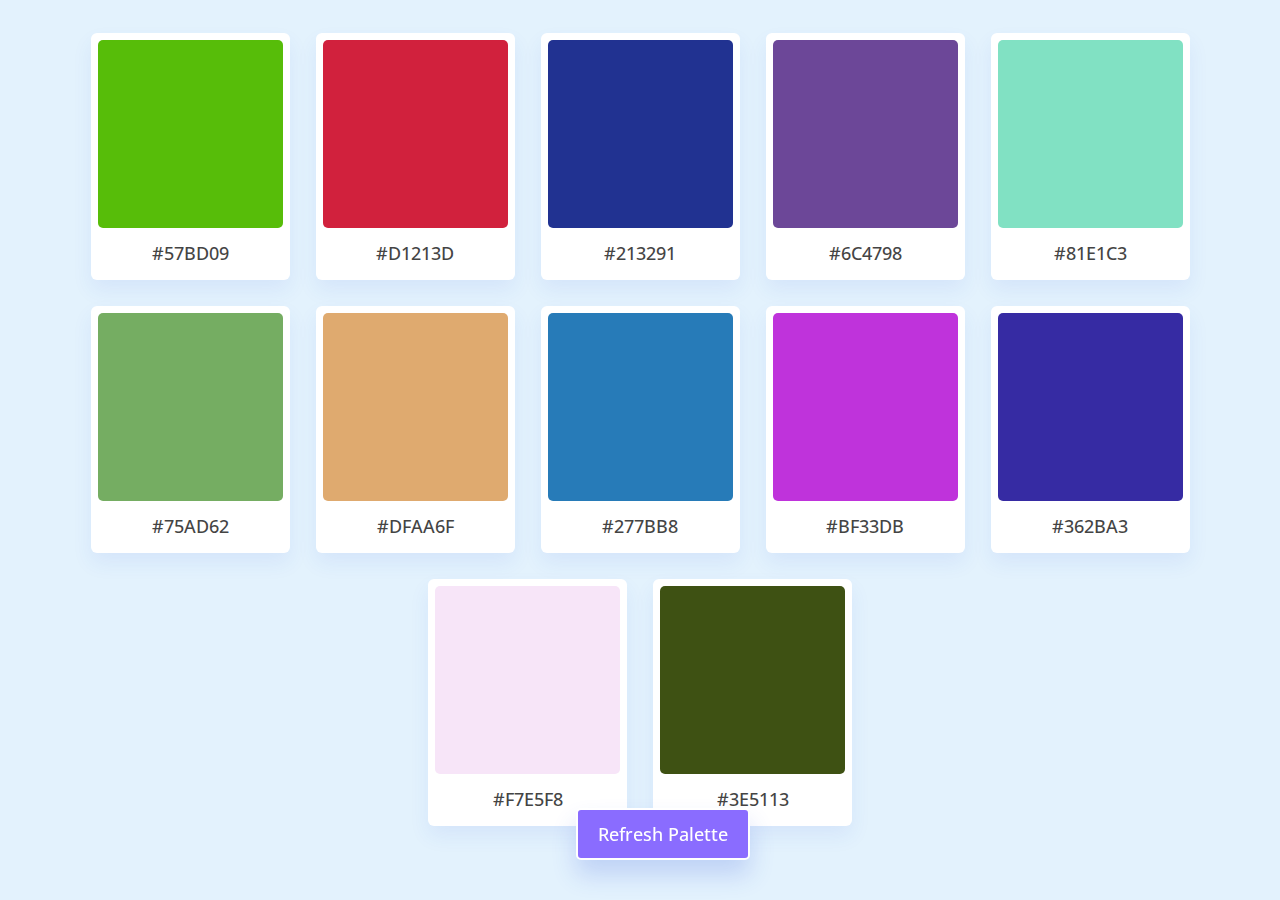
<file: create-random-color-palette/index.html>
<!DOCTYPE html>
<html lang="en">
  <head>
    <meta charset="UTF-8" />
    <meta http-equiv="X-UA-Compatible" content="IE=edge" />
    <meta name="viewport" content="width=device-width, initial-scale=1.0" />
    <title>Color Palette Generator | Ashfak Hossain</title>
    <link rel="stylesheet" href="/create-random-color-palette/styles.css" />
  </head>
  <body>
    <ul class="container"></ul>
    <button class="refresh-btn">Refresh Palette</button>

    <script src="/create-random-color-palette/app.js"></script>
  </body>
</html>
</file>
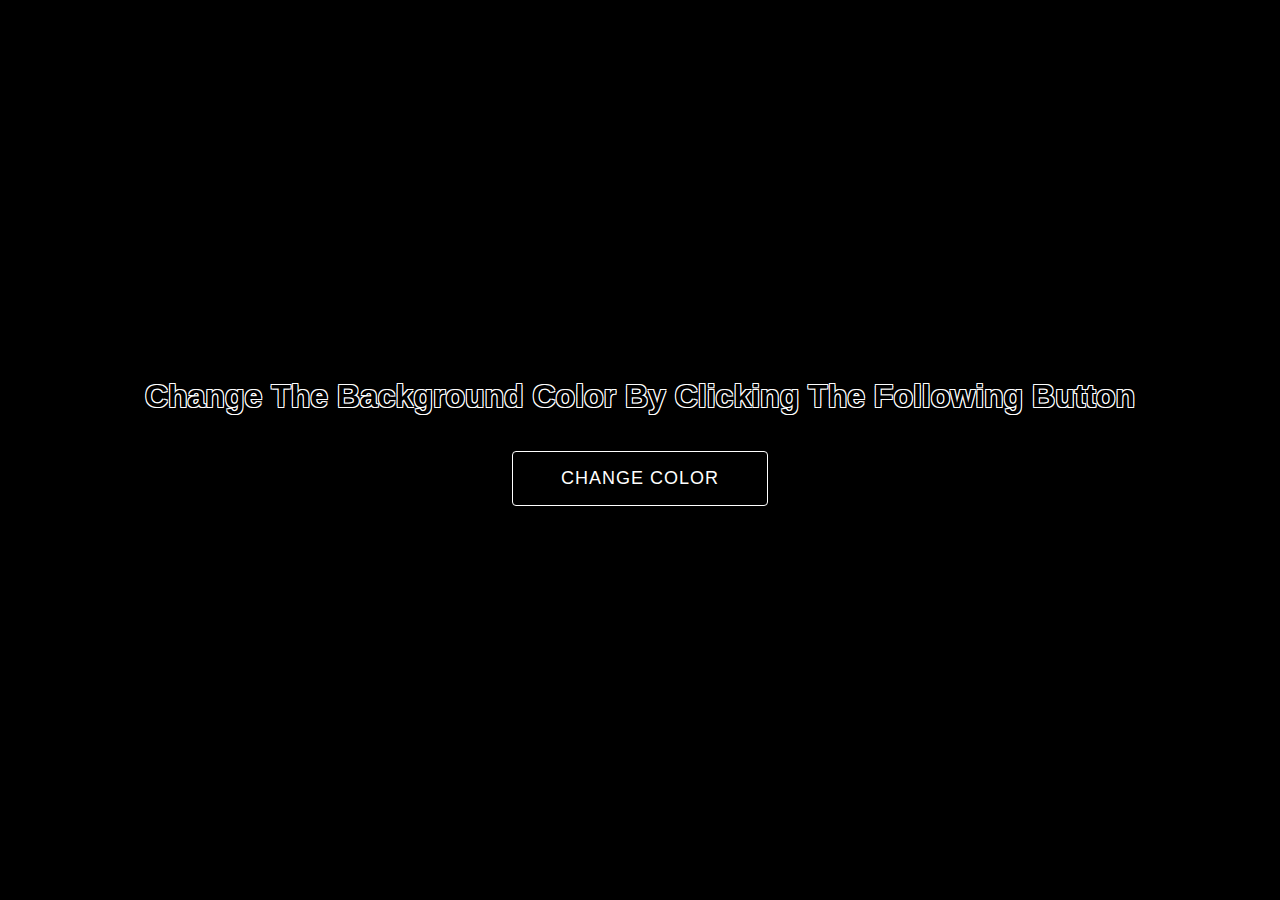
<file: Project-1_Change-the-background-color/index.html>
<!DOCTYPE html>
<html lang="en">
  <head>
    <meta charset="UTF-8" />
    <meta http-equiv="X-UA-Compatible" content="IE=edge" />
    <meta name="viewport" content="width=device-width, initial-scale=1.0" />
    <title>Color Changer</title>
    <link
      rel="stylesheet"
      href="/Project-1_Change-the-background-color/styles.css"
    />
  </head>
  <body>
    <div class="container" id="root">
      <h1>Change The Background Color By Clicking The Following Button</h1>

      <button id="change-btn">Change Color</button>
    </div>

    <script src="/Project-1_Change-the-background-color/app.js"></script>
  </body>
</html>
</file>
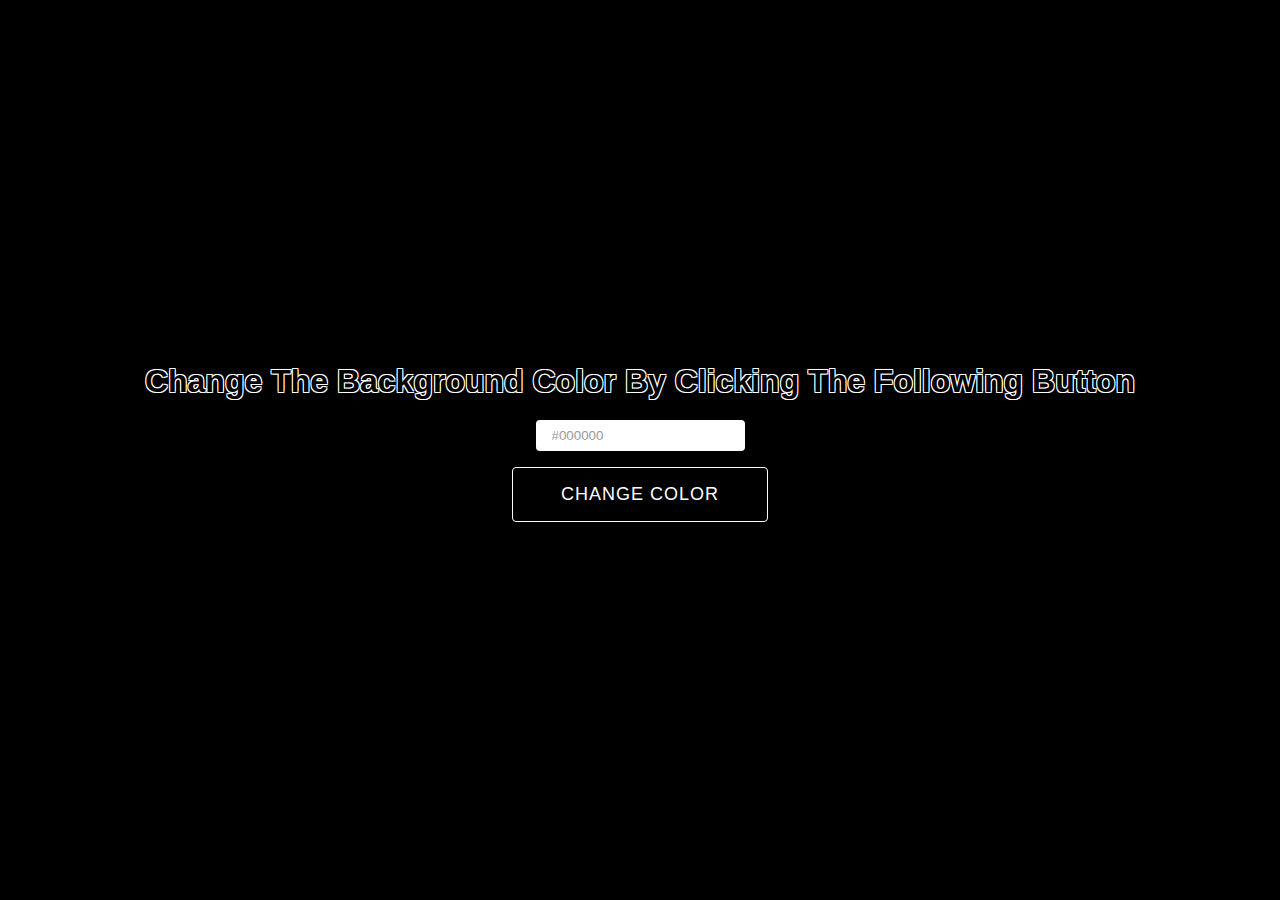
<file: Project-2_change-the-bg-color-and-show-the-hexaCode/index.html>
<!DOCTYPE html>
<html lang="en">
  <head>
    <meta charset="UTF-8" />
    <meta http-equiv="X-UA-Compatible" content="IE=edge" />
    <meta name="viewport" content="width=device-width, initial-scale=1.0" />
    <title>Color Changer</title>
    <link
      rel="stylesheet"
      href="/Project-2_change-the-bg-color-and-show-the-hexaCode/styles.css"
    />
  </head>
  <body>
    <div class="container" id="root">
      <h1>Change The Background Color By Clicking The Following Button</h1>

      <input type="text" disabled value="#000000" id="output" />

      <button id="change-btn">Change Color</button>
    </div>

    <script src="/Project-2_change-the-bg-color-and-show-the-hexaCode/app.js"></script>
  </body>
</html>
</file>
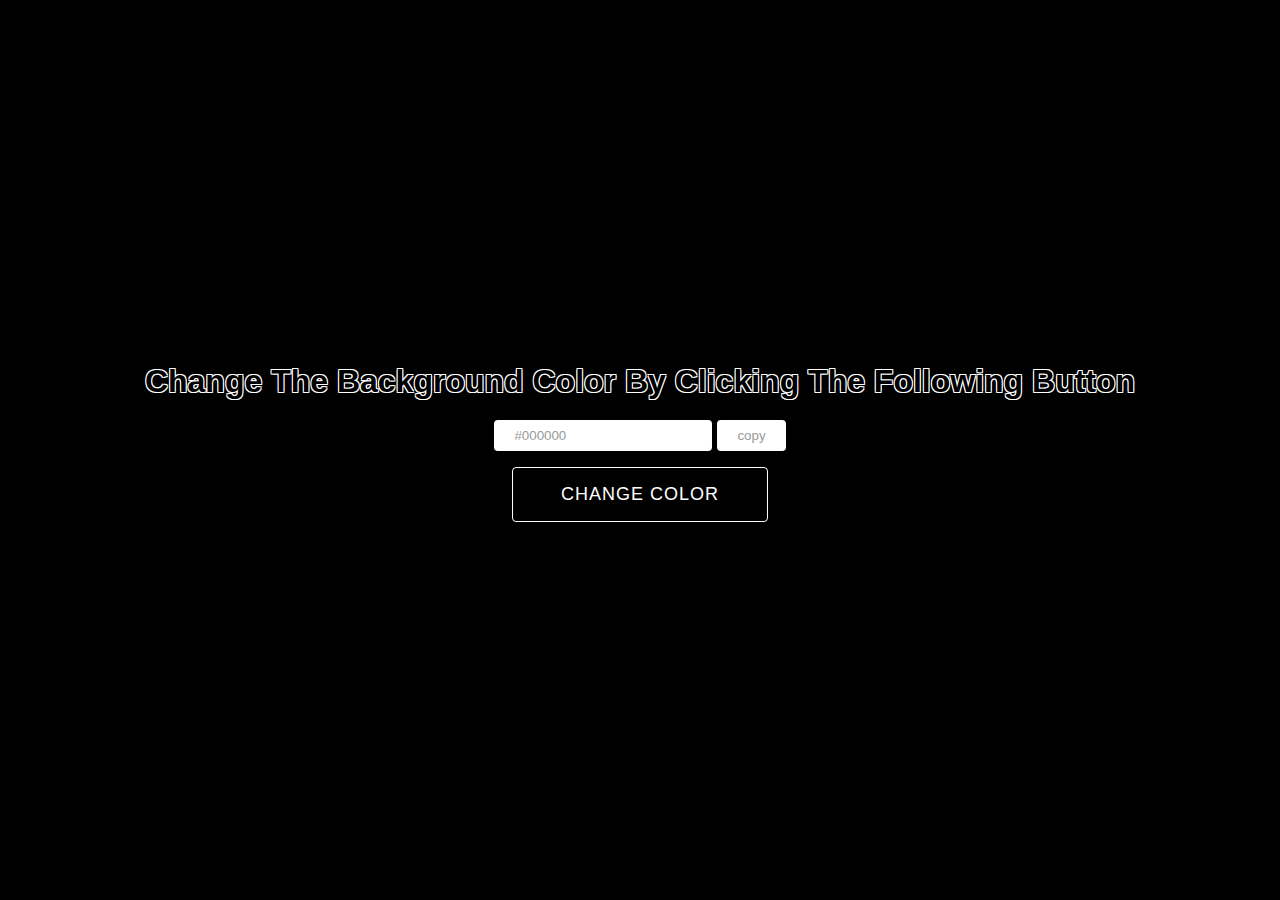
<file: Project-3_change-the-bg-colot-and-copy-hex-code/index.html>
<!DOCTYPE html>
<html lang="en">
  <head>
    <meta charset="UTF-8" />
    <meta http-equiv="X-UA-Compatible" content="IE=edge" />
    <meta name="viewport" content="width=device-width, initial-scale=1.0" />
    <title>Color Changer</title>
    <link
      rel="stylesheet"
      href="/Project-3_change-the-bg-colot-and-copy-hex-code/styles.css"
    />
  </head>
  <body>
    <div class="container" id="root">
      <h1>Change The Background Color By Clicking The Following Button</h1>

      <div class="input-group">
        <input type="text" disabled value="#000000" id="output" />

        <button class="copy-btn" id="copy-btn" title="copy to the clipboard">
          copy
        </button>
      </div>

      <button class="change-btn" id="change-btn">Change Color</button>
    </div>

    <script src="/Project-3_change-the-bg-colot-and-copy-hex-code/app.js"></script>
  </body>
</html>
</file>
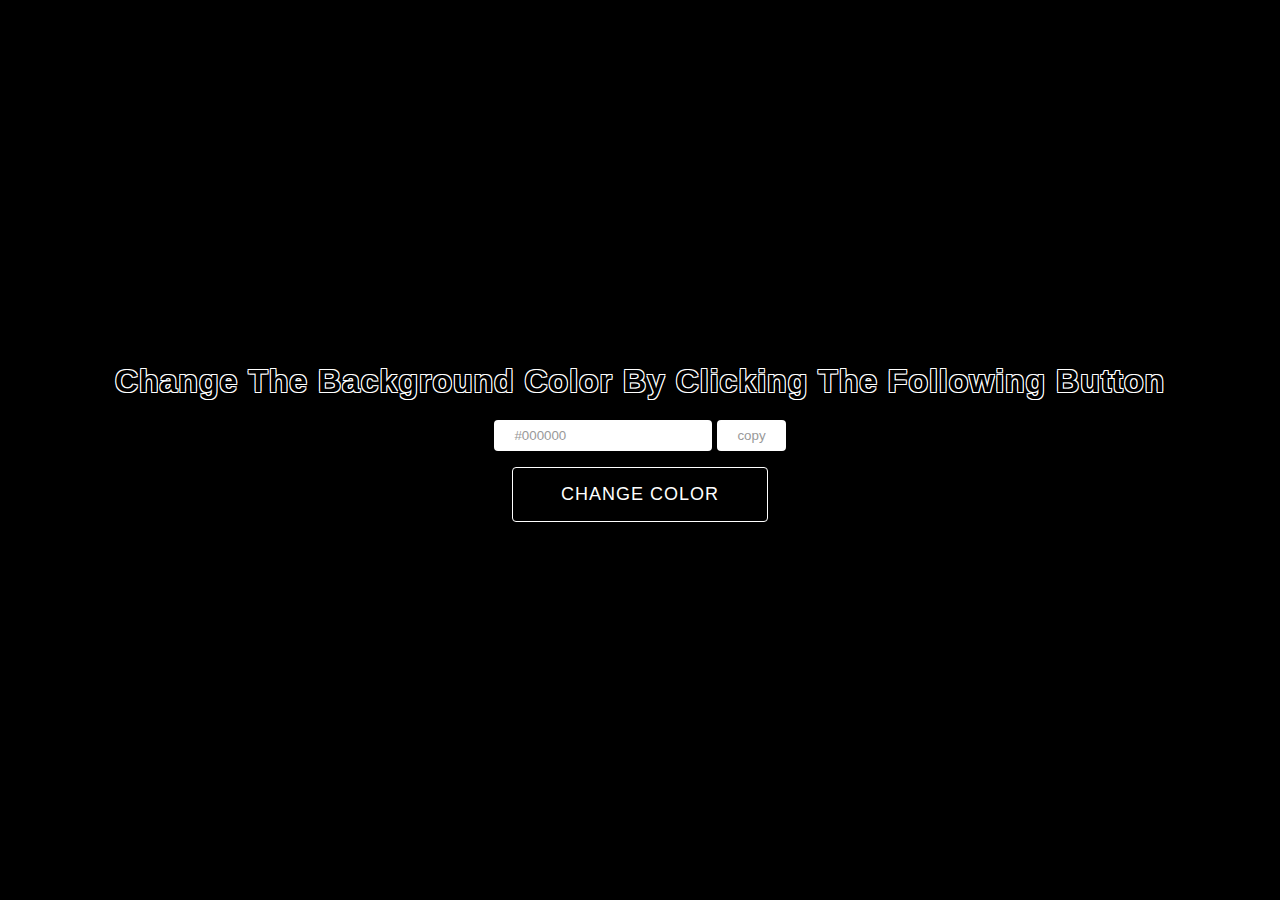
<file: Project-4_change-the-bg-color-copy-and-alert/index.html>
<!DOCTYPE html>
<html lang="en">
  <head>
    <meta charset="UTF-8" />
    <meta http-equiv="X-UA-Compatible" content="IE=edge" />
    <meta name="viewport" content="width=device-width, initial-scale=1.0" />
    <title>Color Changer</title>
    <link
      rel="stylesheet"
      href="/Project-4_change-the-bg-color-copy-and-alert/styles.css"
    />
  </head>
  <body>
    <div class="container" id="root">
      <h1>Change The Background Color By Clicking The Following Button</h1>

      <div class="input-group">
        <input type="text" value="#000000" id="output" />

        <button class="copy-btn" id="copy-btn" title="copy to the clipboard">
          copy
        </button>
      </div>

      <button class="change-btn" id="change-btn">Change Color</button>
    </div>

    <script src="/Project-4_change-the-bg-color-copy-and-alert/app.js"></script>
  </body>
</html>
</file>
<file: create-random-color-palette/styles.css>
@import url("https://fonts.googleapis.com/css2?family=Open+Sans:wght@400;500;600&display=swap");

* {
  margin: 0;
  padding: 0;
  box-sizing: border-box;
  font-family: "Open Sans", sans-serif;
}

body {
  background: #e3f2fd;
}

.container {
  margin: 20px;
  display: flex;
  flex-wrap: wrap;
  justify-content: center;
}

.container .color {
  background: #fff;
  list-style: none;
  margin: 13px;
  padding: 7px;
  cursor: pointer;
  text-align: center;
  border-radius: 6px;
  box-shadow: 0 10px 20px rgba(52, 87, 220, 0.08);
  transition: transform 0.3s ease;
}

.container .color:active {
  transform: scale(0.95);
}

.color .rect-box {
  width: 185px;
  height: 188px;
  border-radius: 5px;
  background: #8a6cff;
}

.color:hover .rect-box {
  filter: brightness(106%);
}

.color .hex-value {
  display: block;
  color: #444;
  margin: 12px 0 8px;
  font-size: 1.15rem;
  font-weight: 500;
  text-transform: uppercase;
}
.refresh-btn {
  position: fixed;
  left: 45%;
  bottom: 40px;
  outline: none;
  color: #fff;
  cursor: pointer;
  border-radius: 5px;
  font-size: 1.1rem;
  font-weight: 500;
  padding: 12px 20px;
  background: #8a6cff;
  border: 2px solid #fff;
  box-shadow: 0 15px 25px rgba(52, 87, 220, 0.2);
}

@media screen and (max-width: 510px) {
  .container {
    margin: 10px;
  }

  .container .color {
    margin: 8px;
    padding: 5px;
  }

  .color .rect-box {
    width: 145px;
    height: 148px;
  }

  .color .hex-value {
    font-size: 1.05rem;
  }
}
</file>
<file: Project-1_Change-the-background-color/styles.css>
*,
*::after,
*::before {
  margin: 0;
  padding: 0;
  box-sizing: border-box;
}

body {
  font-family: "Franklin Gothic Medium", "Arial Narrow", Arial, sans-serif;
  font-size: 16px;
  background-color: #000;
  width: 100vw;
  height: 100vh;
}

.container {
  width: 100%;
  height: 100%;
  display: flex;
  flex-direction: column;
  justify-content: center;
  align-items: center;
}

button {
  padding: 1rem 3rem;
  margin: 1rem 0;
  outline: none;
  background-color: #000;
  color: #fff;
  border: 1px solid #fff;
  border-radius: 0.25rem;
  font-size: 18px;
  text-transform: uppercase;
  letter-spacing: 1px;
  cursor: pointer;
}

button:hover {
  background-color: #fff;
  color: #000;
  border: 1px solid #000;
}

h1 {
  text-shadow: -1px -1px 0 #fff, 1px -1px 0 #fff, -1px 1px 0 #fff,
    1px 1px 0 #fff;
  margin-bottom: 20px;
  text-align: center;
}
</file>
<file: Project-2_change-the-bg-color-and-show-the-hexaCode/styles.css>
*,
*::after,
*::before {
  margin: 0;
  padding: 0;
  box-sizing: border-box;
}

body {
  font-family: "Franklin Gothic Medium", "Arial Narrow", Arial, sans-serif;
  font-size: 16px;
  background-color: #000;
  width: 100vw;
  height: 100vh;
}

.container {
  width: 100%;
  height: 100%;
  display: flex;
  flex-direction: column;
  justify-content: center;
  align-items: center;
}

input[type="text"]:disabled {
  background-color: #fff;
  color: #999;
  border: #000;
  padding: 0.5rem 1rem;
  border-radius: 0.25rem;
}

button {
  padding: 1rem 3rem;
  margin: 1rem 0;
  outline: none;
  background-color: #000;
  color: #fff;
  border: 1px solid #fff;
  border-radius: 0.25rem;
  font-size: 18px;
  text-transform: uppercase;
  letter-spacing: 1px;
  cursor: pointer;
}

button:hover {
  background-color: #fff;
  color: #000;
  border: 1px solid #000;
}

h1 {
  text-shadow: -1px -1px 0 #fff, 1px -1px 0 #fff, -1px 1px 0 #fff,
    1px 1px 0 #fff;
  margin-bottom: 20px;
  text-align: center;
}
</file>
<file: Project-3_change-the-bg-colot-and-copy-hex-code/styles.css>
*,
*::after,
*::before {
  margin: 0;
  padding: 0;
  box-sizing: border-box;
}

body {
  font-family: "Franklin Gothic Medium", "Arial Narrow", Arial, sans-serif;
  font-size: 16px;
  background-color: #000;
  width: 100vw;
  height: 100vh;
}

.container {
  width: 100%;
  height: 100%;
  display: flex;
  flex-direction: column;
  justify-content: center;
  align-items: center;
}

input[type="text"]:disabled,
.copy-btn {
  background-color: #fff;
  color: #999;
  border: #000;
  padding: 0.5rem 1.3rem;
  border-radius: 0.25rem;
}

.change-btn {
  padding: 1rem 3rem;
  margin: 1rem 0;
  outline: none;
  background-color: #000;
  color: #fff;
  border: 1px solid #fff;
  border-radius: 0.25rem;
  font-size: 18px;
  text-transform: uppercase;
  letter-spacing: 1px;
  cursor: pointer;
}

.change-btn:hover {
  background-color: #fff;
  color: #000;
  border: 1px solid #000;
}

h1 {
  text-shadow: -1px -1px 0 #fff, 1px -1px 0 #fff, -1px 1px 0 #fff,
    1px 1px 0 #fff;
  margin-bottom: 20px;
  text-align: center;
}
</file>
<file: Project-4_change-the-bg-color-copy-and-alert/styles.css>
*,
*::after,
*::before {
  margin: 0;
  padding: 0;
  box-sizing: border-box;
}

body {
  font-family: "Franklin Gothic Medium", "Arial Narrow", Arial, sans-serif;
  font-size: 16px;
  background-color: #000;
  width: 100vw;
  height: 100vh;
}

.container {
  width: 100%;
  height: 100%;
  display: flex;
  flex-direction: column;
  justify-content: center;
  align-items: center;
}

input[type="text"],
.copy-btn {
  background-color: #fff;
  color: #999;
  border: #000;
  padding: 0.5rem 1.3rem;
  border-radius: 0.25rem;
}

.copy-btn {
  cursor: pointer;
}

.change-btn {
  padding: 1rem 3rem;
  margin: 1rem 0;
  outline: none;
  background-color: #000;
  color: #fff;
  border: 1px solid #fff;
  border-radius: 0.25rem;
  font-size: 18px;
  text-transform: uppercase;
  letter-spacing: 1px;
  cursor: pointer;
}

.change-btn:hover {
  background-color: #fff;
  color: #000;
  border: 1px solid #000;
}

h1 {
  text-shadow: -1px -1px 0 #fff, 1px -1px 0 #fff, -1px 1px 0 #fff,
    1px 1px 0 #fff;
  margin-bottom: 20px;
  text-align: center;
  letter-spacing: 1px;
}

.toast-message {
  position: fixed;
  z-index: 999;
  top: 2rem;
  right: 2rem;
  background-color: rgb(19, 201, 110);
  color: #000;
  border: 1px solid #fff;
  border-radius: 0.25rem;
  padding: 1rem 2rem;
  cursor: pointer;
  letter-spacing: 1px;
  box-shadow: 0 4px 8px 0 rgba(0, 0, 0, 0.2);
}

.toast-message-slide-in {
  animation: toast-animation-in 0.5s ease-in;
}

.toast-message-slide-out {
  animation: toast-animation-out 0.5s ease-out;
}

@keyframes toast-animation-in {
  form {
    transform: translateX(200px);
    opacity: 0;
  }
  to {
    transform: translateX(0px);
    opacity: 1;
  }
}

@keyframes toast-animation-out {
  form {
    transform: translateX(0px);
    opacity: 1;
  }
  to {
    transform: translateX(200px);
    opacity: 0;
  }
}
</file>
